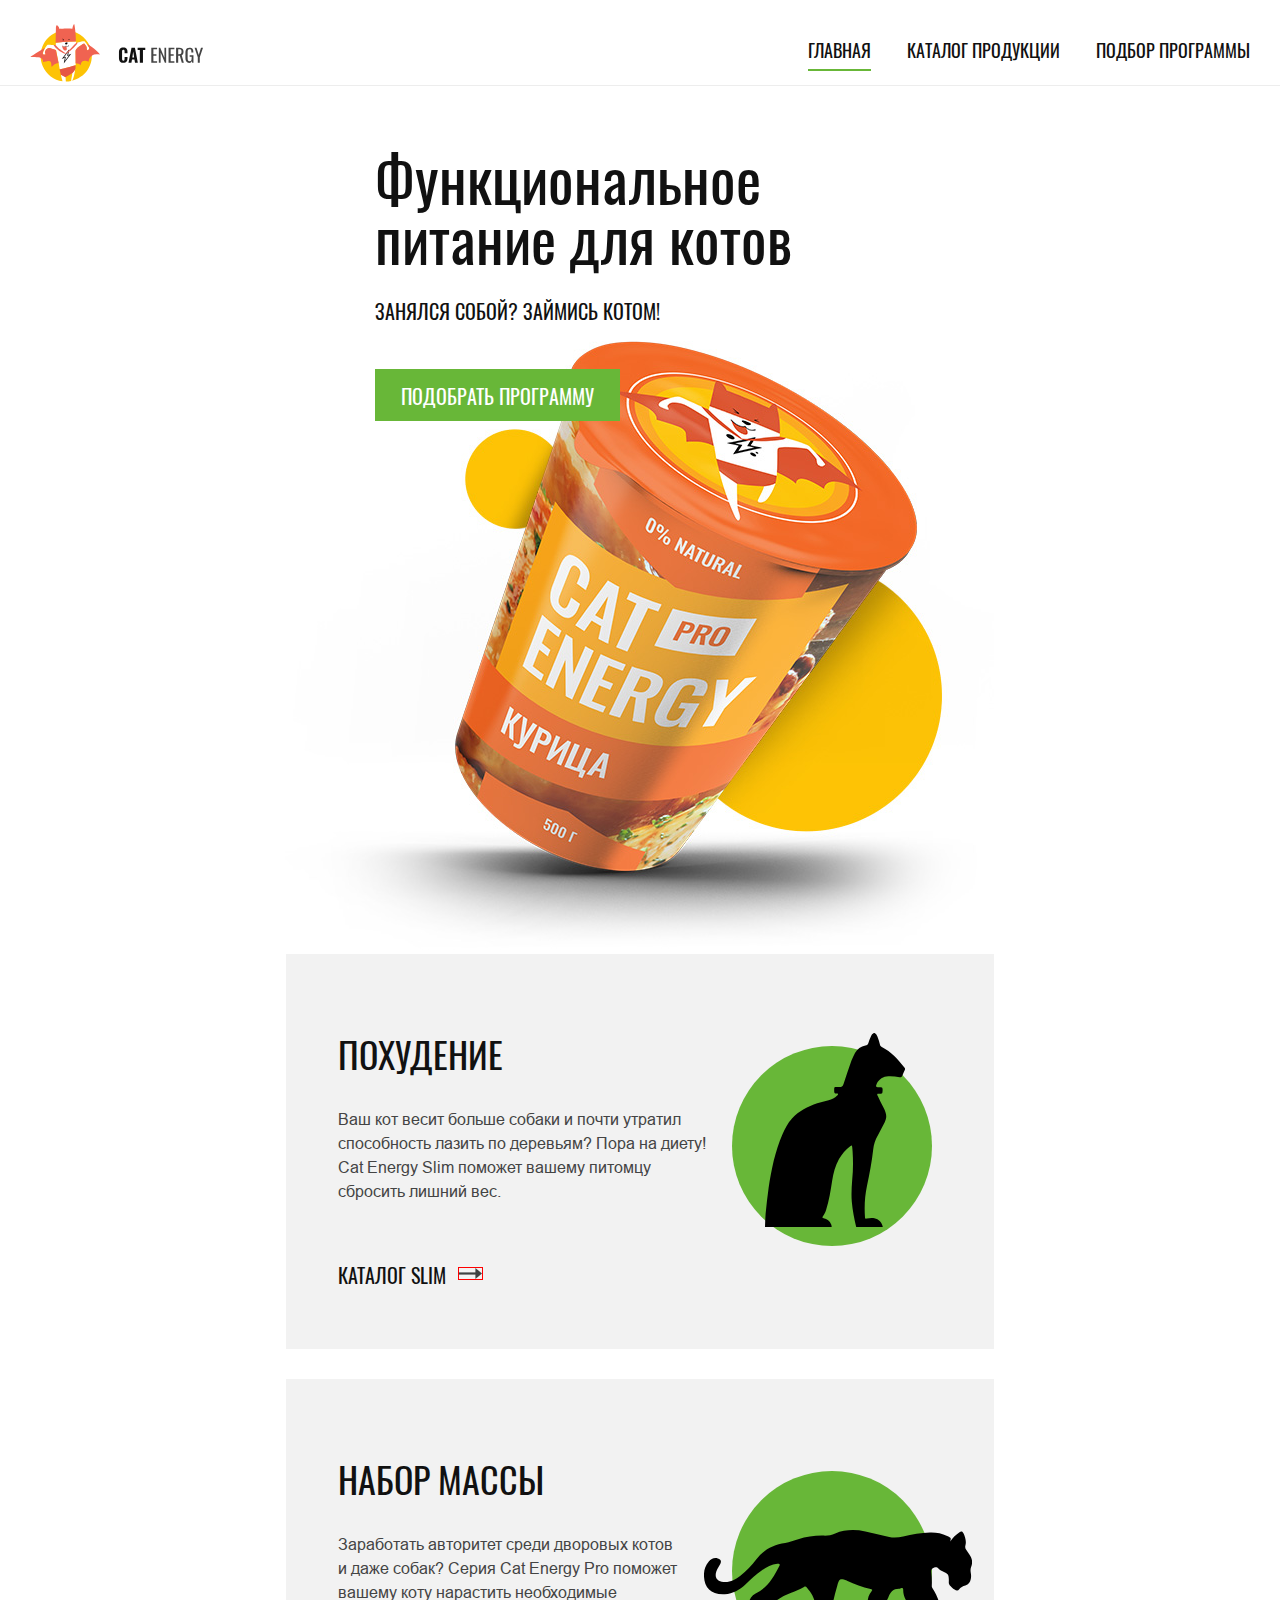
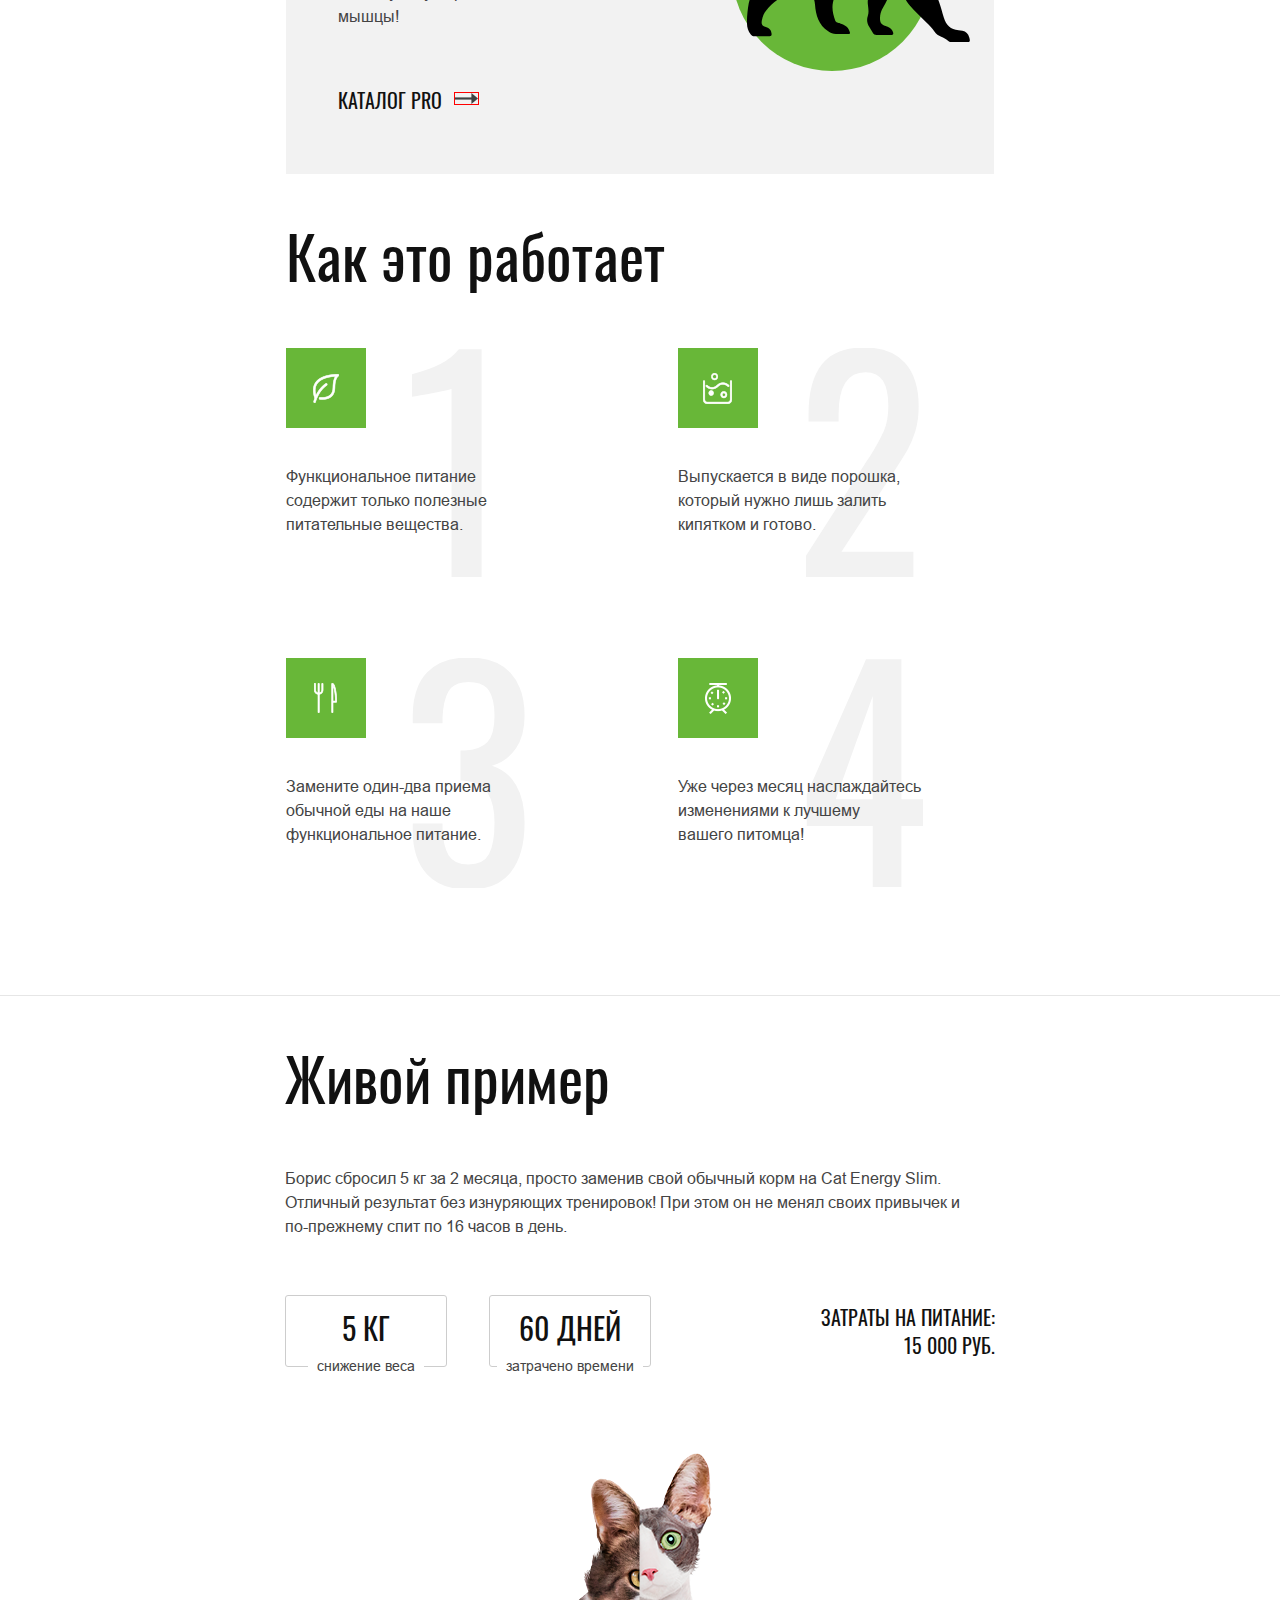
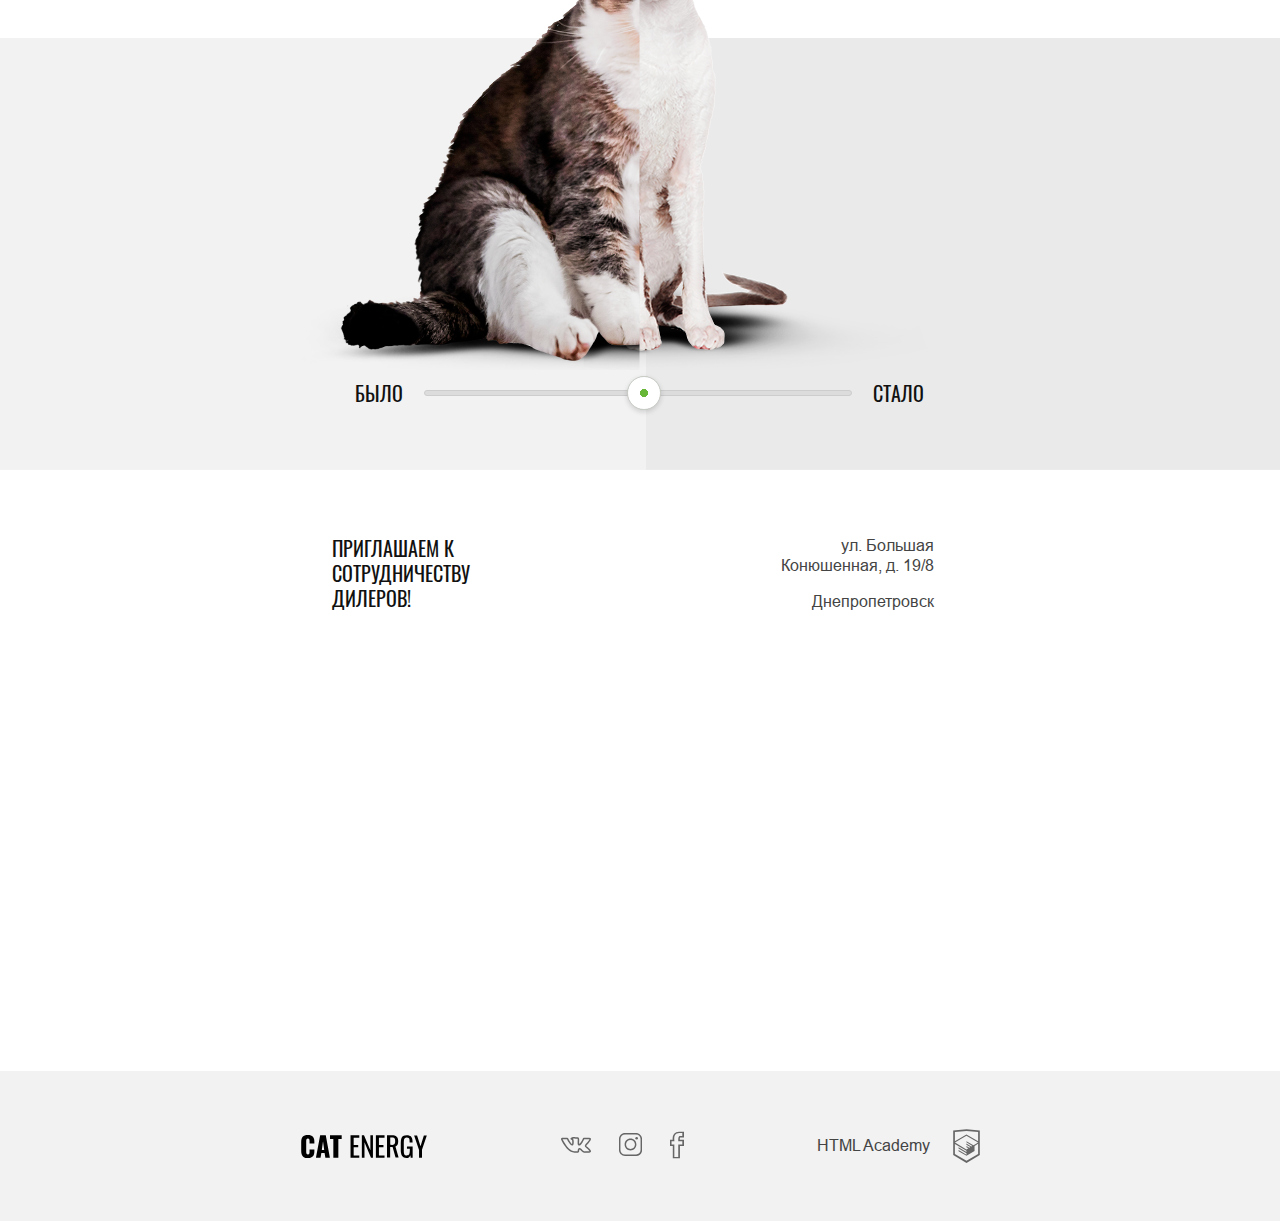
<file: index.html>
<!DOCTYPE html>
<html class="page" lang="ru">
<head>
  <meta charset="UTF-8">
  <title>Cat Energy</title>
  <meta name="viewport" content="width=device-width,initial-scale=1">
  <link rel="stylesheet" href="css/style.min.css">
</head>
<body class="body body__backdround-cat">
 
  <header class="header">
    <div class="header__inner">
      <div class="header__burger-block">
        <div class="header__logo">     <!-- лого -->
          <a class="header__logo-link" href="#">
            <picture>
              <source srcset="./img/logo-mobile.svg" media="(max-width:768px)">
              <source srcset="./img/logo-tablet.svg" media="(max-width:1440px)">
              <img class="header__logo-img" src="./img/logo-desktop.svg" alt="Логотип Cat-Energy">
            </picture>
          </a>
        </div>
    
        <div class="header__burger-menu">      <!-- бургер-меню -->
          <a class="header__burger-link" href="#"> <!-- кнопка -->
            <!-- оn -->
            <svg class="header__btn-on"
              viewBox="0 0 100 80" width="24" height="18">
              <rect width="100" height="10"></rect>
              <rect y="30" width="100" height="10"></rect>
              <rect y="60" width="100" height="10"></rect>
            </svg>
            <!-- оff -->
            <svg class="header__btn-off" xmlns="http://www.w3.org/2000/svg" viewBox="0 0 18 18">
              <path d="M18 1.3L16.7 0 9 7.7 1.3 0 0 1.3 7.7 9 0 16.7 1.3 18 9 10.3l7.7 7.7 1.3-1.3L10.3 9z"/>
            </svg>
          </a>
        </div>
      </div>
      <ul class="header__list"> <!-- список -->
        <li><a class="header__item header__item--active" href="#">Главная</a></li>
        <li><a class="header__item" href="photo.html">Каталог продукции</a></li>
        <li><a class="header__item" href="#">Подбор программы</a></li>
      </ul>
    </div>
  </header>

  <main class="main">

    <!-- 1. Зеленый котик -->
    <section class="head-block">
      <div class="container">
        <div class="head-block__wrapper">
          <div class="head-block__text-block">
            <h1 class="head-block__title">Функциональное питание для котов</h1>
            <p class="head-block__text">Занялся собой? Займись котом!</p>
            <a href="#" class="head-block__btn btn">Подобрать программу</a>
          </div>
    
          <div class="head-block__picture">
            <picture>
              <source srcset="./img/mobile/index-can-mobile.png"  media="(max-width:768px)">
              <source srcset="./img/tablet/index-can-tablet.png"  media="(max-width:1440px)">
              <img class="head-block__img" src="./img/desktop/index-can-desktop.png" alt="<Саn">
            </picture>
          </div>
        </div>
      </div>
    </section>

    <!-- 2. Похудение/набор массы -->

    <section class="slim">
      <div class="container">

        <div class="slim__block">
          <div class="slim__info">

            <div class="slim__logo-title">
              
              <svg class="slim__logo slim__indent-cat" 
                viewBox="0 0 70 97" xmlns="http://www.w3.org/2000/svg" ><path d="M54.8 0h-.4c-.7.4-1.1.9-1.4 1.6-.6 1.1-1 2.3-1.3 3.4-.2.8-.7 1.2-1.5 1.3-2.3.4-4 1.7-5.2 3.7-.7 1.3-1.3 2.6-1.8 3.9-1.4 3.7-2.5 7.5-3.8 11.2-.7 1.9-.8 1.9-2.7 1.9-2.3 0-2.1-.4-2.1 2.1 0 .8.2 1.2 1.1 1.2.3 0 .7-.1.8.2.1.3-.2.5-.4.7-1.2 1.3-2.7 2-4.3 2.4-1.9.5-3.8.9-5.7 1.5-4.7 1.6-9.1 3.8-12.6 7.6-2.1 2.3-3.5 5-4.7 7.8-3.8 8.7-5.6 17.8-7 27-.6 4.3-1.1 8.6-1.5 13C.2 92.7 0 94.8 0 97h33.3c.1-.5-.1-.9-.2-1.3-.7-1.8-2.1-2.7-3.8-3.1-.7-.2-.8-.4-.4-.9.7-.9 1.2-2 1.6-3.1 1.6-4.8 2.3-9.8 3.1-14.8.6-3.8 1.5-7.4 3.4-10.8 1.5-2.5 3.3-4.6 5.6-6.4.8-.6.9-.6 1 .4.1.7.1 1.4.2 2.2.3 4.7.3 9.5-.2 14.2-.3 3.7-.5 7.4-.2 11 .4 4.3 1.2 8.4 2.2 12.6h13.3c-.3-2.2-2.1-4-4.2-4.4-1.3-.2-2.5-.1-3.8.2-.6.1-.8 0-.9-.6-.4-5.3-.1-10.6 1-15.8 1.3-6 2.4-12.1 3.1-18.2.3-2.5 1-4.8 2.3-7 1.2-2.1 2.2-4.3 3.4-6.5.9-1.7 1.1-3.4.4-5.2-.3-.7-.5-1.4-.9-2.1-1-2-2-3.9-2.9-5.9-.5-1-.4-1.1.7-1.1 1.6 0 1.6 0 1.7-1.6v-.7c0-.7-.3-1.1-1-1h-1.5c-.7 0-.9-.3-.7-1 .6-2.3 2.8-4.1 5.1-4.4 2.2-.3 4.4 0 6.6.4.6.1 1 0 1.3-.6.4-1 .8-2 1.3-3 .2-.4.2-.8-.1-1.1-3.2-4.2-6.7-8-11.4-10.4-.5-.3-.8-.6-.9-1.1-.3-1.4-.7-2.8-1.3-4.2-.3-.7-.6-1.3-1.4-1.7z"/>
              </svg>
              <h3 class="slim__title">Похудение</h3>
            </div>

            <p class="slim__text">Ваш кот весит больше собаки и почти утратил способность лазить по деревьям? Пора на диету! Cat Energy Slim поможет вашему питомцу сбросить лишний вес.</p>
            
            <a class="slim__link" href="#">Каталог Slim</a> 
          </div>
          
          <div class="slim__info">
            <div class="slim__logo-title">
              <svg class="slim__logo slim__indent-bars"
                viewBox="0 0 134 56" xmlns="http://www.w3.org/2000/svg" ><path d="M123.1 5.8c1.2-1.9 2.7-3.4 4.5-4.6 1-.7 1.6-.7 2.2.6.8 1.9 1.5 3.9.9 6-.2.8-.1 1.4.4 2.1.6.8 1.1 1.6 1.6 2.3 1.3 1.9 1.8 3.9.9 6.2-.4 1-.4 2-.2 3.1.2 1 .2 2 0 3-.3 1.6-1.1 2.7-2.7 3.2-1.3.3-2.4.9-3.2 2-.2.3-.5.5-.9.5-1.2.2-4.2-2.5-4.2-3.7v-.6c.1-3.6-.1-3.9-3.4-5.4-.7-.3-1.3-.6-1.8-1.2-.6-.8-1.4-.7-2.3-.4-.8.4-1.4.9-1.3 1.9.3 2.4.4 4.8.3 7.3 0 .3.1.6.2.8 3.1 4.5 4.3 9.8 5.8 14.9 1.2 3.9 3.4 6 7.4 6.3.6 0 1.3.2 1.9.3 1.8.3 2.9 1.5 3.4 3.2.7 2.1.3 2.6-1.8 2.6h-6.5c-.9 0-1.6-.2-2.3-.8-1-1-2.2-1.4-3.4-2-1.3-.6-2.6-1.3-3.4-2.6-1.1-1.7-2.6-3.1-4-4.5-2.8-2.9-5.8-5.7-8.4-8.7-1.9-2.2-3.2-4.6-3.2-7.6 0-.9-.2-1.3-1.2-.9-.3.2-.7.3-1 .3-2.8 0-4.2 1.7-5.2 4.2-.9 2.1-2.1 4.1-3.2 6.2-.5 1.1-1 2.6-1 4.2 0 2.4.6 3.2 2.8 4 1.4.5 2.7 1 3.4 2.4.8 1.6.6 2-1.1 2.1h-6.8c-.9 0-1.5-.3-1.9-1.1l-1.8-3c-1-1.7-1.4-3.4-.7-5.4.6-1.7.3-3.6.1-5.3-.4-2.6 0-4.9 1.7-7 .6-.7.6-1-.4-1.2-4.1-.8-8-2.3-11.8-4.1 0 0-.1 0-.1-.1-3.2-1.2-3.8-1-4.7 2.3-.8 2.8-1.6 5.6-2.2 8.5-.7 3.2.1 6.2 1.1 9.2.4 1.2 1.6 1.1 2.5 1.4 2 .6 3.7 1.4 4.5 3.5.7 1.6.6 1.8-1.1 1.8-1.7 0-3.4-.1-5.2 0-1.6.1-2.8-.5-4.2-1.4-4.8-3.2-6.2-8.1-6.6-13.4-.2-3.3-2-5.9-4.1-8.4-.4-.5-.8-.7-1.4-.3-2.1 1.3-4.5 2.1-6.7 3-4.8 1.8-9 4.6-12.2 8.8-1.2 1.5-1.9 3.2-2.2 5.1-.3 1.8.2 2.6 2 3.1 1.9.6 2.7 1.5 2.9 3.4.1.8-.2 1.2-1 1.2h-8.1c-.6 0-1-.4-1.3-.8-1.3-1.6-1.9-3.5-1.9-5.5-.1-3.5.3-6.9.9-10.3.4-2.1 1.4-3.8 3.4-4.8 5.9-2.8 9-8.1 11.8-13.6.6-1.1.1-1.3-.9-1.2-2.9.3-5.4 1.6-7.7 3.2-3 2.1-5.7 4.6-8.3 7.1-2.9 2.7-6.2 4.6-10.3 4.9C3.1 32.5-.3 28.4 0 21.8c.1-2.3.9-4.4 2.4-6.1 1.2-1.3 2.6-2 4.5-1.5 1.5.4 1.9 1.2 1.3 2.7-.3.6-.7 1.1-1 1.7-.4.6-.8 1.3-1 2-1.1 3 .4 5.1 3.5 5.4 3.3.3 6-1.1 8.5-3.1 3-2.4 5.7-5.2 8-8.3 3.7-4.8 8.5-7.3 14.4-8.1 2.3-.3 4.3-1.3 6.5-1.9 4.1-1.2 8.3-1.9 12.7-1.8 2 .1 3.9-.3 5.8-1.1 4.9-2 10-2 15.1-1 4 .8 8 1.8 11.9 2.8 2.2.5 4.7.3 7-.2 4.4-1 8.9-1.9 13.4-2 3-.1 5.9.4 8.6 1.7 2 .9 2 .9 1.5 2.8z"/>
              </svg>
              
              <h3 class="slim__title">Набор массы</h3>
            </div>
            <p class="slim__text bars-size">Заработать авторитет среди дворовых котов и даже собак? Серия Cat Energy Pro поможет вашему коту нарастить необходимые мышцы!</p>
            <a class="slim__link" href="#">Каталог pro</a> 

          </div>
        </div>       

      </div>

    </section>

    <!-- 3. Как это работает -->

    <section class="how-it-works">
      <div class="container">
        <div class="how-it-works__inner">
          <h2 class="how-it-works__title" >Как это работает</h2>
          <ul class="how-it-works__items">
            
            <li class="how-it-works__item how-it-works__item--list">   <!-- 01 -->
              <p class="how-it-works__text">Функциональное питание содержит только полезные питательные вещества.</p>
            </li>
            <li class="how-it-works__item how-it-works__item--wash">   <!-- 02 -->
              <p class="how-it-works__text">Выпускается в виде порошка, который нужно лишь залить кипятком и готово.</p>
            </li>
            <li class="how-it-works__item how-it-works__item--fork">   <!-- 03 -->
              <p class="how-it-works__text">Замените один-два приема обычной еды на наше функциональное питание.</p>
            </li>
            <li class="how-it-works__item how-it-works__item--clock">   <!-- 04 -->
              <p class="how-it-works__text">Уже через месяц наслаждайтесь изменениями к лучшему <br> вашего питомца!</p>
            </li>
          </ul>
        </div>
      </div>
    </section>
   
    <!-- 4. Живой пример -->
    <section class="example">
      <div class="container">
        <div class="example__inner">  <!-- флекс на 1440 внутренняя обертка всего блока -->
          <div class="example__content"> <!-- блок с текстом -->
            <div class="example__title">Живой пример</div>
            <div class="example__text">Борис сбросил 5 кг за 2 месяца, просто заменив 
              свой обычный корм на Cat Energy Slim. Отличный результат без изнуряющих тренировок! 
              При этом он не менял своих привычек и по-прежнему спит по 16 часов в день. 
            </div>

            <div class="example__table"> <!-- флекс, таблица с нижним описанием-->
              <div class="table">  <!-- флекс  таблица -->
                <div class="table__item">  <!-- 01 -->
                  <div class="table__value">5 кг</div>
                  <div class="table__mark">снижение веса</div>
                </div>
                <div class="table__item">  <!-- 02 -->
                  <div class="table__value">60 дней</div>
                  <div class="table__mark">затрачено времени</div>
                </div>
              </div>

              <div class="table__discr">  <!-- флекс -->
                <p class="table__discr-text">Затраты на питание: <span class="table__discr-cost"> 15 000 руб.</span></p> <!-- нижнее описание -->
              </div>
            </div>
          </div>
         

          <!-- slider --> 

          <div class="example__slider slider">  <!-- slider --> 
            <div class="slider__picture"> <!-- блок с котами -->
              <picture> <!-- before cat-->
                <source srcset="./img/mobile/before-cat.png" media="(max-width:768px)">
                <img class="slider__img-before" src="./img/tablet/before-cat.png" alt="Толстый кот">
              </picture>
              <picture> <!-- after cat-->
                <source srcset="./img/mobile/after-cat.png" media="(max-width:768px)">
                <img class="slider__img-after" src="./img/tablet/after-cat.png" alt="Худой кот">
              </picture>
            </div>
            <!-- toggle --> 
            <div class="slider__toggle">
              <a href="#" class="slider__link slider__link--before">Было</a>
              <div class="slider__scale">
                <div class="slider__grip"></div>
              </div>
              <a href="#" class="slider__link slider__link--after">Стало</a>
            </div>
          </div>
        </div>
      </div>
    </section>

    <!-- 5. MAP -->
    <section class="map" >
      <div class="map__inner"> <!-- общий блок для карты и текста -->

        <div class="map__discr"> <!-- текст + адрес -->
          <h4 class="map__invite">Приглашаем к сотрудничеству дилеров!</h4>
          <address class="map__address">ул. Большая Конюшенная, д. 19/8 <span class="map__address--city" >Днепропетровск</span></address>
        </div>

        <div class="map__card">  <!-- карта -->
          <iframe class="map__link" src="https://www.google.com/maps/embed?pb=!1m18!1m12!1m3!1d10255.00094907206!2d36.2472518!3d50.0160364!2m3!1f0!2f0!3f0!3m2!1i1024!2i768!4f13.1!3m3!1m2!1s0x4127a1000e0da5b9%3A0x7bc3ddab9336dd55!2z0KbQtdC90YLRgNCw0LvRjNC90YvQuSDQv9Cw0YDQuiDQutGD0LvRjNGC0YPRgNGLINC4INC-0YLQtNGL0YXQsCDQuNC80LXQvdC4INCcLiDQk9C-0YDRjNC60L7Qs9C-!5e0!3m2!1sru!2sua!4v1665937701060!5m2!1sru!2sua" width="100%" height="100%" style="border:0;" allowfullscreen="" loading="lazy" referrerpolicy="no-referrer-when-downgrade"></iframe>
        </div>
      </div>
    </section>

    <!-- footer -->

    <section class="footer">
      <div class="container">
        <div class="footer__inner">

          <a href="#" class="footer__logo-link"> 
            <svg class="footer__logo-img" xmlns="http://www.w3.org/2000/svg" viewBox="0 0 127.8 23.4"><path d="M1.6 21.5C.6 20.2 0 18.3 0 15.9V7.6c0-2.5.5-4.4 1.5-5.7C2.6.6 4.3 0 6.8 0c2.4 0 4.1.6 5.1 1.7s1.5 2.8 1.5 4.9v2H8.5V6.3c0-.9-.1-1.6-.3-2s-.6-.8-1.4-.8c-.7 0-1.2.2-1.4.7s-.3 1.3-.3 2.2v10.7c0 .9.1 1.6.4 2.1.2.5.7.7 1.4.7s1.1-.2 1.3-.7c.2-.5.3-1.2.3-2.1v-2.4h4.9v2c0 2.1-.5 3.8-1.5 5-1 1.2-2.7 1.8-5.1 1.8-2.4-.1-4.2-.7-5.2-2zM19.3.3H25l4.2 22.8h-4.6l-.8-4.8h-3.3l-.8 4.8H15L19.3.3zm4.1 15l-1.2-8.9-1.2 8.9h2.4zm9.3-11.2h-3.4V.3h11.9V4h-3.4v19.1h-5.1v-19zM50.3.3h8.8v2.4h-5.7v7.5H58v2.3h-4.6v8.4h5.7v2.3h-8.9V.3zm11.4 0h2.2l6.5 15.1V.3H73v22.8h-2L64.4 7.5v15.6h-2.7V.3zM76 .3h8.8v2.4h-5.7v7.5h4.6v2.3h-4.6v8.4h5.7v2.3H76V.3zm11.4 0H92c2.3 0 4 .5 5.1 1.4 1.1.9 1.6 2.5 1.6 4.6 0 2.9-.9 4.7-2.8 5.3L99.1 23H96l-3-10.7h-2.5V23h-3.2V.3zm4.4 9.8c1.4 0 2.3-.3 2.9-.8.6-.5.9-1.5.9-3 0-.9-.1-1.7-.3-2.2-.2-.5-.6-.9-1.1-1.2-.5-.3-1.3-.4-2.2-.4h-1.4V10h1.2zm10.9 11.3c-.9-1.3-1.4-3.2-1.4-5.8V8c0-1.8.2-3.2.5-4.3.4-1.1 1-2 1.9-2.6s2.1-.9 3.7-.9c2.1 0 3.6.5 4.5 1.6s1.4 2.7 1.4 5v.8h-3v-.7c0-1.1-.1-1.9-.2-2.5-.1-.6-.4-1-.8-1.3-.4-.3-1-.5-1.9-.5-.9 0-1.5.2-2 .6s-.7.9-.8 1.6-.2 1.6-.2 2.7V16c0 1.7.2 3 .6 3.8.4.8 1.2 1.1 2.4 1.1s2-.4 2.4-1.2c.4-.8.7-2.1.7-4v-1.6h-2.9v-2.3h5.8v11.3h-2l-.3-2.6c-.7 1.9-2.1 2.9-4.1 2.9-1.9 0-3.4-.7-4.3-2zm17.1-6.3L114.9.4h3l3.5 11 3.4-11h3l-4.9 14.7v8h-3v-8z" fill="$almost-black"/></svg>
          </a>

          <div class="footer__social">  
            <ul class="footer__social-list"> <!-- список -->
              <li class="footer__social-item">
                <a href="#" class="footer__social-link">
                  <svg class="footer__social-img footer__social-img--vk" xmlns="http://www.w3.org/2000/svg" viewBox="3.007 11.628 30.004 15.761"><path d="M26.945 27.388c-.386 0-1.17-.082-2.075-.632-.642-.385-1.223-.968-1.784-1.532-.438-.44-1.171-1.177-1.447-1.177-.268.075-.481.921-.476 1.569.004.113-.001.774-.468 1.213-.425.4-1.088.485-1.216.498l-1.926.007c-.967 0-4.358-.218-7.429-3.021-3.674-3.358-6.835-9.798-6.968-10.07-.197-.462-.248-1.066.152-1.482.392-.413 1.081-.472 1.359-.479l4.083-.024.115.008c.091.014.567.095.957.349.388.247.59.651.626.73.01.021.649 1.432 1.475 2.684 1.312 1.99 1.896 2.455 2.103 2.562.188-.417.277-1.7.187-2.871.001-.493-.101-1.098-.252-1.278-.112-.134-.426-.253-.778-.294l-.722-.691c-.096-.658.635-1.226 1.149-1.446.737-.316 1.792-.382 3.147-.382l.71.005c1.235.012 1.622.081 2.149.191 1.702.361 1.64 1.729 1.567 3.312-.021.464-.046 1.001-.046 1.621 0 .151-.005.312-.011.479-.012.38-.032 1.038.093 1.304.219-.145.852-.665 2.072-2.483.783-1.165 1.4-2.539 1.517-2.803l.001-.001c.182-.43.608-.941 1.613-.946l4.274-.024c.012-.003.172-.016.377-.016.98 0 1.597.287 1.832.854.269.65.169 1.657-2.354 4.605-.37.432-.697.804-.982 1.127-.598.678-1.216 1.379-1.237 1.595.053.169.662.665 1.252 1.145 1.53 1.247 2.528 2.264 3.033 3.073.522.759.429 1.33.258 1.677-.424.864-1.638.973-1.877.985l-3.79.047a2.525 2.525 0 0 1-.263.012zm-5.307-4.84c.899 0 1.682.786 2.511 1.618.497.5 1.011 1.016 1.496 1.307.727.44 1.316.421 1.398.412l.103-.009 3.805-.047c.171-.012.411-.073.536-.136a1.167 1.167 0 0 0-.098-.167c-.449-.718-1.388-1.659-2.686-2.718-1.184-.963-1.801-1.465-1.865-2.244-.066-.805.493-1.439 1.607-2.703.28-.318.604-.685.967-1.109 1.559-1.821 1.957-2.64 2.058-2.956-.17-.029-.648-.021-.678-.018l-4.361.028c-.191.001-.249.035-.249.036-.176.414-.812 1.812-1.644 3.05-1.895 2.82-2.785 3.2-3.407 3.201-.204 0-.396-.05-.569-.148-1.003-.569-.963-1.834-.934-2.757.005-.149.01-.295.01-.431 0-.646.025-1.207.048-1.689.076-1.68.016-1.692-.379-1.776-.409-.086-.705-.147-1.856-.159l-.693-.005c-.624 0-1.343.014-1.906.098.092.074.18.157.259.251.588.704.604 1.951.601 2.194.13 1.646.061 3.796-1.018 4.313a1.365 1.365 0 0 1-.597.137c-.926 0-1.854-.885-3.425-3.267a22.863 22.863 0 0 1-1.587-2.887.47.47 0 0 0-.075-.094 1.133 1.133 0 0 0-.32-.116l-4.001.024c-.021.001-.045.002-.07.005.591 1.189 3.426 6.592 6.519 9.419 2.74 2.502 5.826 2.629 6.417 2.629l1.851-.003c.046-.01.218-.062.269-.1-.019.018-.01-.053-.01-.097-.003-.265.012-2.595 1.578-3.034.126-.034.259-.052.395-.052z"/></svg>
                </a>
              </li>
              <li class="footer__social-item">
                <a href="#" class="footer__social-link">
                  <svg class="footer__social-img footer__social-img--insta" version="1.1" id="Layer_1" xmlns="http://www.w3.org/2000/svg" x="0" y="0" viewBox="0 0 16 16" xml:space="preserve"><path class="st0" d="M11.8 1C13.6 1 15 2.4 15 4.2v7.7c0 1.7-1.4 3.1-3.1 3.1H4.2C2.4 15 1 13.6 1 11.8V4.2C1 2.4 2.4 1 4.2 1h7.6m0-1H4.2C1.9 0 0 1.9 0 4.2v7.7C0 14.1 1.9 16 4.2 16h7.7c2.3 0 4.2-1.9 4.2-4.2V4.2C16 1.9 14.1 0 11.8 0z"/><path class="st0" d="M8 4.9c1.7 0 3.1 1.4 3.1 3.1 0 1.7-1.4 3.1-3.1 3.1-1.7 0-3.1-1.4-3.1-3.1 0-1.7 1.4-3.1 3.1-3.1m0-1C5.7 3.9 3.9 5.7 3.9 8s1.8 4.1 4.1 4.1 4.1-1.8 4.1-4.1S10.3 3.9 8 3.9z"/><circle class="st0" cx="12.3" cy="3.7" r=".9"/></svg>
                </a>
              </li>
              <li class="footer__social-item">
                <a href="#" class="footer__social-link">
                  <svg class="footer__social-img footer__social-img--fb" xmlns="http://www.w3.org/2000/svg" viewBox="0 0 10 19"><path d="M7.1 19H2v-8.8H0V5.8h1.9c-.1-2 .2-3.4 1.1-4.4C3.8.5 5 .1 6.5 0H10v4.2H7.2c-.1.2-.2.8-.2 1.6h3v4.4H7.1V19zm-4-1h2.8V9.1h2.9V6.8H5.9v-.5c0-1.4 0-2.6.7-3.1l.1-.1h2.1V1H6.5c-1.2.1-2 .4-2.6 1-.8.8-1 2.3-.8 4.2l.1.6H1.1v2.3h2V18z"/></svg>
                </a>
              </li>
            </ul>
          </div>
          
          <div class="footer__html-academy">
            <a class="footer__html-academy-link" href="#">HTML Academy</a>
            <svg class="footer__html-academy-img" xmlns="http://www.w3.org/2000/svg" viewBox="10 5 40 50"><path d="M30.2 5H30L10.3 7.1v36.2L30 55l19.7-11.7V7.1L30.2 5zm17 36.8L30 52 12.8 41.8V27l17.1 10.2V39l-11.7-7v1.8L30 40.9v1.9l-11.8-7v1.8l11.8 7 11.9-7.1v-7.6l5.3-3.2v15.1zm-.1-17l-4.7 2.8-2.2 1.3-10.3-6.1v1.8l8.8 5.3h-.1l-.2.1-1.3.7-7.3-4.3v1.8l5.8 3.4-1.4.9-4.3-2.6v1.8l2.9 1.7-2.9 1.7-17-10.1 17-10.2 17.2 10zm.1-1.8L29.9 12.8 12.8 23V9.4L30 7.6l17.2 1.8V23z"/></svg>
          </div> 
        </div>
      </div>
    </section>

    <!-- <img src="./img/logo-tablet.svg" "> -->



    
  </main>


<script src="js/script.js"></script>
</body>
</html>
</file>
<file: css/style.min.css>
@charset "UTF-8";@font-face{font-family:"Oswald";src:url(../fonts/oswald-regular.woff2),url(../fonts/oswald-regular.woff);font-weight:400;font-style:normal}@font-face{font-family:"Arial";src:url(../fonts/arial-regular.woff2),url(../fonts/arial-regular.woff);font-weight:400;font-style:normal}*{box-sizing:border-box;margin:0;padding:0}h1,h2,h3,h4,h5,h6,p{font-size:inherit;font-weight:inherit}button,input{font-family:inherit;font-size:inherit;border:0}button{background:0 0;cursor:pointer}button:focus,input:focus{outline:0}li,ul{list-style:none}a{color:inherit;text-decoration:none}address{font-style:normal}body,html{min-width:320px;font-family:"Arial",sans-serif;font-size:14px;color:#444}.container{min-width:320px;margin:0 auto;padding:0 20px}@media (min-width:768px){.container{padding:0 31px 0 30px}}@media (min-width:1440px){.container{padding:0 110px}}.catalog__more-title,.catalog__table-title th,.catalog__title{font-family:"Oswald";font-weight:400;color:#111}.btn,.example__title,.head-block__wrapper,.header__item,.how-it-works__title,.map__invite,.slider__link,.slim__link,.slim__title,.table__discr-text,.table__value{font-family:"Oswald";font-weight:400}.btn{display:block;color:#fff;background-color:#68b738;text-transform:uppercase;text-align:center}.btn:active,.btn:hover{background-color:#5eaa2f}.btn:active{color:rgba(255,255,255,.3)}.header__inner{border-bottom:1px solid #ededed}@media (min-width:768px){.header__inner{display:flex;align-items:center;justify-content:space-between;padding:24px 30px 0}}@media (min-width:1440px){.header__inner{padding:54px 110px 0}}.header__burger-block{max-width:280px;display:flex;justify-content:space-between;align-items:center;margin:11px auto 16px}@media (min-width:768px){.header__burger-block{display:block;margin:0;max-width:1220px}}.header__logo-img{width:191px;height:38px}@media (min-width:768px){.header__logo-img{width:173px;height:58px}}@media (min-width:1440px){.header__logo-img{width:202px;height:59px}}.header__btn-off{display:none;width:18px;height:18px}.header__list{display:none;text-align:center}@media (min-width:768px){.header__list{display:flex;flex-direction:row}}.header__item{display:block;text-transform:uppercase;font-size:20px;line-height:20px;color:#111;padding-top:24px;padding-bottom:24px;border-top:1px solid #e6e6e6}.header__item:hover{opacity:.6}.header__item:focus{opacity:.3}.header__item:active{opacity:1}@media (min-width:768px){.header__item{font-size:18px;line-height:24px;padding-top:0;padding-bottom:0;border-top:none}.header__list li:not(:last-child){margin-right:36px}.header__item--active{border-bottom:2px solid #68b738;padding-bottom:7px}}@media (min-width:1440px){.header__item{font-size:20px;color:#fff}.header__item:hover{opacity:.3}.header__item--active{opacity:1;border-bottom:2px solid #fff}}@media (min-width:768px){.header__burger-link{display:none}}@media (min-width:1440px){.body__backdround-cat{background-image:url(../img/desktop/index-background-desktop.png);background-repeat:no-repeat;background-position:top right;background-size:720px 696px}}.head-block{background-image:url(../img/mobile/background-mobile.png);background-repeat:no-repeat;background-position-x:center;width:100%}@media (min-width:768px){.head-block{background-image:none;margin:0 auto}}.head-block__wrapper{display:flex;flex-direction:column;justify-content:center;align-items:center;margin:0 auto;max-width:710px;padding-bottom:42px;color:#fff}@media (min-width:768px){.head-block__wrapper{align-items:flex-start;padding-bottom:0}}@media (min-width:1440px){.head-block__wrapper{max-width:1220px;flex-direction:row;justify-content:flex-start;padding-bottom:84px;padding-top:29px}}.head-block__text-block{text-align:center;max-width:280px;position:relative}@media (min-width:768px){.head-block__text-block{text-align:start;color:#111;max-width:430px;margin-left:90px}}@media (min-width:1440px){.head-block__text-block{margin-left:0;margin-right:25px}}.head-block__title{font-size:36px;line-height:36px;padding:29px 0 20px}@media (min-width:768px){.head-block__title{font-size:60px;line-height:60px;padding:62px 0 33px}}@media (min-width:1440px){.head-block__title{padding:105px 0 33px}}.head-block__text{font-size:14px;line-height:14px;text-transform:uppercase;padding:0 0 29px}@media (min-width:768px){.head-block__text{font-size:20px;line-height:20px;text-transform:uppercase;padding:0 0 20px}}.head-block__btn{width:280px;height:40px;font-size:14px;line-height:18px;padding-top:12px;position:absolute;top:440px;left:0;right:0;margin:auto}@media (min-width:768px){.head-block__btn{width:245px;height:52px;font-size:20px;line-height:20px;padding-top:17px;margin:0;top:283px;left:0}}@media (min-width:1440px){.head-block__btn{top:313px;left:0}}@media (min-width:768px){.slim{margin-top:0}}.slim__block{display:flex;flex-direction:column;flex-wrap:wrap;max-width:280px;margin:22px auto 32px}@media (min-width:768px){.slim__block{max-width:708px;margin:0 auto 51px}}@media (min-width:1440px){.slim__block{flex-direction:row;flex-wrap:wrap;justify-content:space-between;max-width:1220px;margin:80px auto 79px}}.slim__info{padding:39px 20px 22px;background-color:#f2f2f2;position:relative;z-index:-2}.slim__info:first-child{margin-bottom:20px}@media (min-width:768px){.slim__info{padding:81px 62px 62px 52px}.slim__info:first-child{margin-bottom:30px}.slim__info::after{content:"";display:block;width:200px;height:200px;background-color:#68b738;border-radius:50%;position:absolute;top:92px;right:62px}}@media (min-width:1440px){.slim__info{width:570px}.slim__info:first-child{margin-bottom:0;margin-right:75px}.slim__info::after{display:none}}.slim__logo-title{display:flex;align-items:center;position:relative}.slim__logo-title::before{content:"";display:block;width:50px;height:50px;background-color:#68b738;border-radius:50%;position:absolute;left:0;z-index:-1}@media (min-width:768px){.slim__logo-title::before{display:none}}@media (min-width:1440px){.slim__logo-title::before{display:block;width:100px;height:100px}}.slim__logo{z-index:1}@media (min-width:768px){.slim__logo{position:absolute;top:0;right:0}}@media (min-width:1440px){.slim__logo{position:absolute;top:0;left:0}}.slim__indent-cat{width:35px;height:49px;margin:-2px 27px 0 8px}@media (min-width:768px){.slim__logo{width:140px;height:194px}}@media (min-width:1440px){.slim__logo{width:70px;height:97px;margin:-40px 0 0 12px}}.slim__indent-bars{width:67px;height:28px;margin:12px 12px 0 -9px}@media (min-width:768px){.slim__indent-bars{width:268px;height:112px;margin:70px -40px 0 0}}@media (min-width:1440px){.slim__indent-bars{width:134px;height:56px;margin:-8px 0 0 -18px}}.slim__title{color:#111;font-size:24px;line-height:37.02px;text-align:left;text-transform:uppercase}@media (min-width:768px){.slim__title{font-size:36px;line-height:37.02px}}@media (min-width:1440px){.slim__title{margin-left:164px}}.slim__text{color:#444;font-size:14px;line-height:18px;text-align:left;padding-top:36px;padding-bottom:23px;margin-bottom:20px;border-bottom:1px solid #dadada}@media (min-width:768px){.slim__text{font-size:16px;line-height:24px;max-width:373px;border-bottom:none;padding-bottom:61px;margin-bottom:0}.bars-size{max-width:340px}}@media (min-width:1440px){.slim__text{max-width:none;padding-top:75px;padding-bottom:36px}}.slim__link{position:relative;color:#111;font-size:16px;line-height:16px;text-align:left;text-transform:uppercase;padding-right:46px}@media (min-width:768px){.slim__link{font-size:20px;line-height:20px}}.slim__link::after{content:"";display:block;width:23px;height:11px;background-image:url(../img/mobile/icon-arrow-verylong.png);background-repeat:no-repeat;background-size:32px 11px;background-position:right center;position:absolute;top:7px;right:9px;transition:all .3s ease;border:1px solid red}.slim__link:hover:after{right:0;width:32px}.how-it-works{padding-bottom:42px}.how-it-works__inner{max-width:275px;margin:0 auto}.how-it-works__title{font-size:36px;line-height:60px;color:#111;margin-bottom:35px}.how-it-works__items{display:flex;flex-direction:column}.how-it-works__item{display:flex;justify-content:flex-start;align-items:center;margin-bottom:20px}.how-it-works__item:last-child{margin-bottom:0}.how-it-works__item::before{content:"";display:block;width:60px;height:60px;background-color:#68b738;flex-shrink:0;margin-right:20px;z-index:-1;background-repeat:no-repeat;background-position:center}.how-it-works__item--list::before{background-image:url(../img/mobile/advantage-01.png)}.how-it-works__item--wash::before{background-image:url(../img/mobile/advantage-02.png)}.how-it-works__item--fork::before{background-image:url(../img/mobile/advantage-03.png)}.how-it-works__item--clock::before{background-image:url(../img/mobile/advantage-04.png)}.how-it-works__text{line-height:18px}@media (min-width:768px){.how-it-works{padding-bottom:27px;border-bottom:1px solid #e6e6e6}.how-it-works__inner{max-width:708px}.how-it-works__title{font-size:60px;margin-bottom:63px}.how-it-works__items{display:flex;flex-direction:row;flex-wrap:wrap}.how-it-works__item{position:relative;width:50%;max-width:245px;min-height:230px;overflow:hidden;display:flex;flex-direction:column;align-items:flex-start;margin:0 0 80px}.how-it-works__item:last-child{margin-bottom:80px}.how-it-works__item:nth-child(odd){margin-right:147px}.how-it-works__item::before{content:"";display:block;width:80px;height:80px;margin:0 46px 37px 0}.how-it-works__item::after{display:block;font-family:"Oswald";color:#f2f2f2;font-size:281px;line-height:202.07px;position:absolute;top:1px;z-index:-1}.how-it-works__item--list::after{content:"1";right:16px}.how-it-works__item--wash::after{content:"2";right:-6px}.how-it-works__item--fork::after{content:"3";right:-5px}.how-it-works__item--clock::after{content:"4";right:-9px}.how-it-works__text{font-size:16px;line-height:24px}}@media (min-width:1440px){.how-it-works{border-bottom:none}.how-it-works__inner{max-width:1220px}.how-it-works__items{justify-content:space-between}.how-it-works__item{margin:0}.how-it-works__item:last-child{margin-bottom:0}.how-it-works__item:nth-child(odd){margin-right:0}.how-it-works__item::before{content:"";display:block;width:80px;height:80px;margin:0 46px 37px 0}.how-it-works__item::after{display:block;font-family:"Oswald";color:#f2f2f2;font-size:281px;line-height:202.07px;position:absolute;top:1px;z-index:-1}.how-it-works__item--list::after{content:"1";right:16px}.how-it-works__item--wash::after{content:"2";right:-6px}.how-it-works__item--fork::after{content:"3";right:-5px}.how-it-works__item--clock::after{content:"4";right:-9px}.how-it-works__text{font-size:16px;line-height:24px}}.example{background-color:#f2f2f2}@media (min-width:768px){.example{background-color:inherit}}@media (min-width:1440px){.example{background-image:linear-gradient(to left,#eaeaea 28.2%,#f2f2f2 28.2%);background-position-y:100%;background-size:101% 70%;background-repeat:no-repeat;padding-bottom:50px}}.example__inner{padding:21px 0 38px}@media (min-width:768px){.example__inner{padding:51px 0 0}}@media (min-width:1440px){.example__inner{padding:0;display:flex;justify-content:space-between;width:1220px;margin:0 auto}}.example__content{margin:0 auto;max-width:280px}@media (min-width:768px){.example__content{max-width:710px}}@media (min-width:1440px){.example__content{max-width:431px;margin:0}}.example__title{color:#111;font-size:36px;line-height:60px;text-align:left;padding-bottom:21px}@media (min-width:768px){.example__title{font-size:60px;padding-bottom:60px}}@media (min-width:1440px){.example__title{font-size:60px;padding:63px 0 130px}}.example__text{font-size:14px;line-height:18px;max-width:266px;text-align:left;padding-bottom:27px}@media (min-width:768px){.example__text{font-size:16px;line-height:24px;max-width:676px;padding-bottom:56px}}@media (min-width:1440px){.example__text{max-width:431px;padding-bottom:71px}}@media (min-width:768px){.example__table{display:flex;justify-content:space-between;align-items:center;margin-bottom:86px}}@media (min-width:1440px){.example__table{flex-direction:column;justify-content:space-between;align-items:flex-start;min-height:154px;margin-bottom:0}}.table{display:flex;justify-content:space-between;align-items:center;margin-bottom:38px}@media (min-width:768px){.table{justify-content:flex-start;margin-bottom:0}}.table__item{width:124px;height:56px;border:1px solid #cdcdcd;border-radius:3px;text-align:center;position:relative}@media (min-width:768px){.table__item{width:162px;height:72px}.table__item:not(:last-child){margin-right:42px}}.table__value{font-size:24px;line-height:24px;color:#111;padding:12px 0 9px;text-transform:uppercase}@media (min-width:768px){.table__value{font-size:30px;line-height:37.02px;padding:13px 0 10px}}.table__mark{font-size:12px;line-height:12px;text-transform:lowercase;min-width:80px;position:absolute;bottom:-15px;transform:translateX(-50%);left:50%;background-color:#f2f2f2;padding:0 9px}@media (min-width:768px){.table__mark{font-size:14px;line-height:14px;bottom:-7px;white-space:nowrap;background-color:#fff}}@media (min-width:1440px){.table__mark{background-color:#f2f2f2}}.table__discr-text{font-size:14px;line-height:20px;color:#111;text-align:center;text-transform:uppercase}@media (min-width:768px){.table__discr-text{font-size:20px;line-height:28px;text-align:right;max-width:175px}}@media (min-width:1440px){.table__discr-text{line-height:20px;text-align:left;max-width:none;width:326px;display:flex;justify-content:space-between;align-items:center}.table__discr-cost{display:block}}.slider{display:flex;flex-direction:column;flex-wrap:nowrap;align-items:center}@media (min-width:768px){.slider{background-image:linear-gradient(to left,#eaeaea 50%,#f2f2f2 50%);background-position-y:100%;background-size:101% 70%;background-repeat:no-repeat;padding:0 0 67px;margin:0 -31px}}@media (min-width:1440px){.slider{justify-content:flex-end;align-items:flex-end;background-image:none;padding:0;margin:0}}.slider__picture{position:relative;width:311px;height:240px;overflow:hidden;margin:35px 0;left:0}@media (min-width:768px){.slider__picture{width:677px;height:517px;margin:0 0 13px}}@media (min-width:1440px){.slider__picture{margin:0 0 34px;left:24px}}.slider__img-before{position:absolute;display:block;left:0;top:8px;z-index:1;-webkit-clip-path:polygon(0 0,50% 0,50% 100%,0 100%);clip-path:polygon(0 0,50% 0,50% 100%,0 100%)}.slider__img-after{position:absolute;display:block;left:40px;top:0;-webkit-clip-path:polygon(35% 100%,54% 100%,100% 100%,50% -35%);clip-path:polygon(35% 100%,54% 100%,100% 100%,50% -35%)}@media (min-width:768px){.slider__img-before{top:25px}.slider__img-after{left:91px}}@media (min-width:1440px){.slider__img-before{-webkit-clip-path:polygon(0 0,54% 0,54% 100%,0 100%);clip-path:polygon(0 0,54% 0,54% 100%,0 100%)}}.slider__toggle{display:flex;align-items:center;justify-content:space-between;width:197px}@media (min-width:768px){.slider__toggle{width:569px}}.slider__link{text-transform:uppercase;color:#111;font-size:16px;line-height:20px}@media (min-width:768px){.slider__link{font-size:20px}}.slider__scale{width:84px;height:14px;border:1px solid #cdcdcd;background-color:#fff;border-radius:6px}@media (min-width:768px){.slider__scale{width:428px;height:6px;background-color:#dcdcdc;border-radius:3px;margin:0 21px}}.slider__grip{border-radius:3px;width:35px;height:6px;background-color:#68b738;margin:3px 0 0 3px}@media (min-width:768px){.slider__grip{border-radius:50%;width:34px;height:34px;background-image:radial-gradient(#68b738 0,#68b738 4px,#fff 4px,#fff 100%);border:1px solid #cdcdcd;margin:-15px 0 0 202px;box-shadow:0 2px 5px rgba(0,0,0,.15)}.slider__grip:hover{box-shadow:0 3px 5px rgba(0,0,0,.25)}.slider__grip:active{border:2px solid #68b738;box-shadow:0 4px 5px rgba(0,0,0,.3)}}@media (min-width:1440px){.slider__grip{margin:-15px 0 0 197px}}.map__inner{position:relative}.map__discr{width:320px;padding:32px 25px 26px 19px;margin:0 auto;display:flex;justify-content:space-between}@media (min-width:768px){.map__discr{width:768px;padding:66px 90px 59px 76px}}@media (min-width:1440px){.map__discr{width:570px;padding:66px 72px 59px 71px;background-color:#fff;position:absolute;top:95px;left:110px}}.map__invite{font-size:16px;line-height:20px;text-align:left;color:#111;text-transform:uppercase;width:123px}@media (min-width:768px){.map__invite{font-size:20px;line-height:25px;width:155px}}.map__address{font-size:14px;line-height:20px;width:135px;text-align:left}@media (min-width:768px){.map__address{font-size:16px;width:155px;text-align:right}.map__address--city{display:block;margin-top:1em}}.map__card{width:100%;height:363px}@media (min-width:768px){.map__card{height:400px}}.footer{background-color:#f2f2f2}.footer__inner{width:280px;padding:39px 0 22px;margin:0 auto}@media (min-width:768px){.footer__inner{width:680px;display:flex;flex-direction:row;align-items:center;justify-content:space-between;padding:58px 0}}@media (min-width:1440px){.footer__inner{width:1220px}}.footer__logo-link{display:block;padding-bottom:31px}@media (min-width:768px){.footer__logo-link{padding-bottom:0}}.footer__logo-img{width:128px;height:23px;display:block;margin:0 auto}.footer__logo-img:hover{opacity:.8}.footer__logo-img:active{opacity:.6}.footer__social{padding:22px 0;border-top:1px solid #dadada;border-bottom:1px solid #dadada;margin-bottom:22px}@media (min-width:768px){.footer__social{padding:0;border-top:none;border-bottom:none;margin-bottom:0}}.footer__social-list{display:flex;justify-content:center;align-items:center}.footer__social-item:not(:last-child){margin-right:37px}@media (min-width:768px){.footer__social-item:not(:last-child){margin-right:28px}}.footer__social-img{fill:#666}.footer__html-academy:hover>.footer__html-academy-img,.footer__social-img:hover{fill:#68b738}.footer__social-img:active{fill:#68b738;opacity:.3}.footer__social-img--vk{width:22px;height:12px}@media (min-width:768px){.footer__social-img--vk{width:30px;height:16px}}.footer__social-img--insta{width:16px;height:16px}@media (min-width:768px){.footer__social-img--insta{width:23px;height:23px}}.footer__social-img--fb{width:10px;height:19px}@media (min-width:768px){.footer__social-img--fb{width:14px;height:28px}}.footer__html-academy{display:flex;justify-content:space-between;align-items:center}.footer__html-academy-link{color:#444;font-size:16px;line-height:16px;padding-right:23px}.footer__html-academy-img{width:27px;height:34px;fill:#666}.footer__html-academy:active>.footer__html-academy-link{opacity:.3}.footer__html-academy:active>.footer__html-academy-img{opacity:.3;fill:#68b738}@media (min-width:768px){.catalog__inner{max-width:768px;margin:0 auto}}.catalog__title{font-size:36px;line-height:60px;text-align:center;padding:12px 0 22px;margin-left:-23px}@media (min-width:768px){.catalog__title{font-size:60px;padding:66px 0 74px;text-align:left;margin-left:0}.catalog__list{display:flex;flex-basis:780px;flex-direction:row;flex-wrap:wrap;justify-content:space-between;align-items:flex-end}}.catalog__item{border-top:1px solid #ededed;margin-left:-20px;margin-right:-20px;padding-left:20px;padding-right:20px;padding-bottom:25px}@media (min-width:768px){.catalog__item{width:324px;border-top:none;margin-left:0;margin-right:0;padding:0 0 25px;background-image:linear-gradient(to bottom,#fff 13%,#f2f2f2 13%);margin-bottom:58px}}.catalog__descr{display:flex;justify-content:space-around;align-items:center}@media (min-width:768px){.catalog__descr{flex-direction:column;justify-content:space-between}}.catalog__table{width:250px;border:1px solid #652ee4}.catalog__table-title th{width:75px;font-size:16px;line-height:20px;text-align:left;text-transform:uppercase;padding-bottom:18px}@media (min-width:768px){.catalog__table-title th{border:1px solid #ca2626;width:250px;font-size:20px;text-align:center;padding-bottom:24px}}.catalog__table-body{font-size:12px;line-height:13px;text-align:left}@media (min-width:768px){.catalog__table-body{font-size:16px;line-height:16px}}.catalog__table-body td:last-child{text-align:right}@media (min-width:768px){.catalog__table-body tr{border-bottom:1px solid #ca2626}}.catalog-btn,.more-btn{max-width:506px;height:40px;font-size:16px;line-height:20px;padding-top:9px;margin:0;position:relative;left:50%;transform:translate(-50%)}@media (min-width:768px){.catalog-btn,.more-btn{width:249px}}.catalog__plus{width:30px;height:30px;opacity:.3;margin:25px auto}.catalog__more-title{font-size:16px;line-height:20px;text-align:center;text-transform:uppercase;padding-bottom:8px}.catalog__more-text{font-size:12px;line-height:16px;text-align:center;padding-bottom:22px}.more-btn{color:#444;background-color:#f2f2f2}.more-btn:active,.more-btn:hover{background-color:#ebebeb}.more-btn:active{color:rgba(68,68,68,.3)}
/*# sourceMappingURL=style.min.css.map */
</file>
